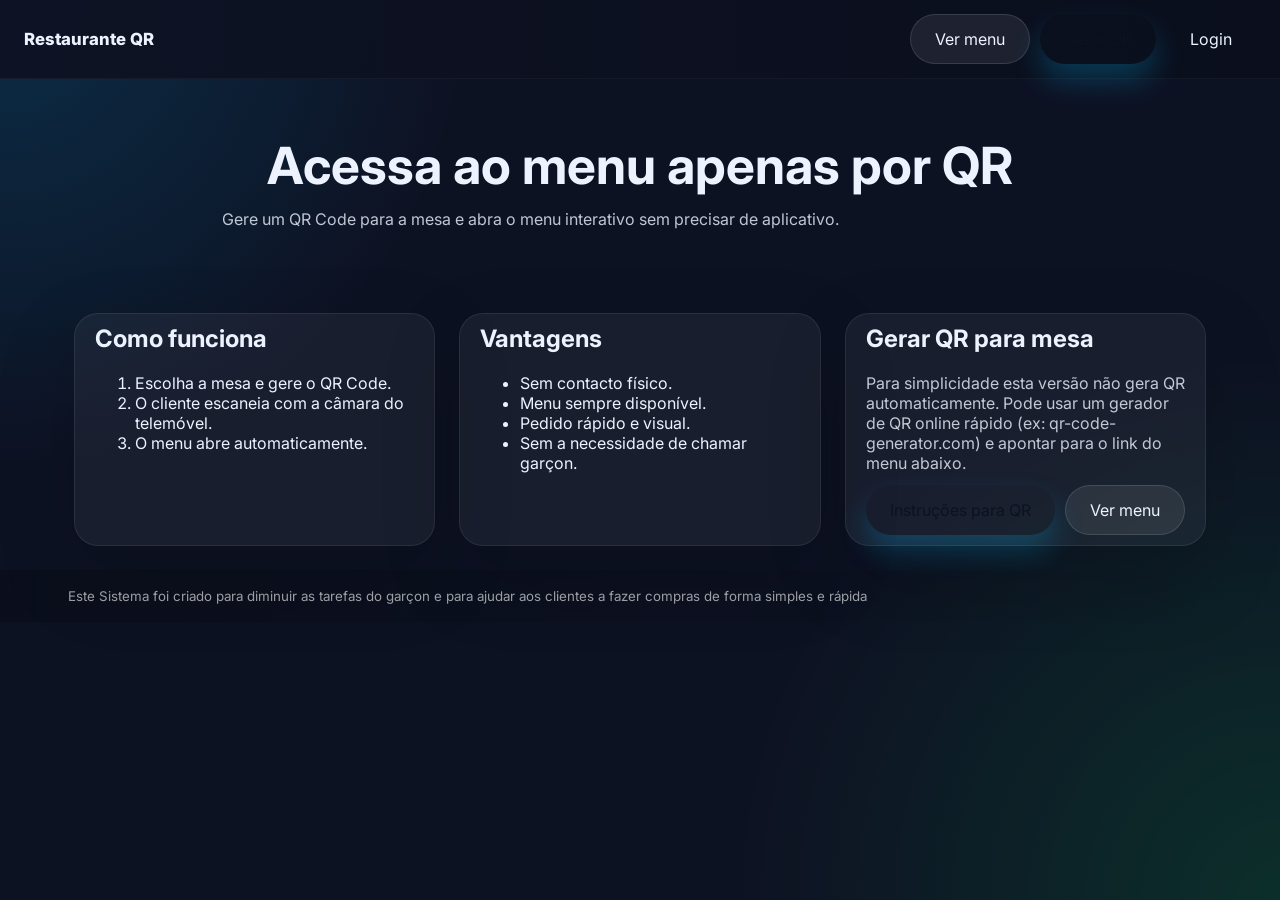
<file: index.html>
<!DOCTYPE html>
<html lang="pt">
<head>
    <meta charset="UTF-8">
    <meta name="viewport" content="width=device-width, initial-scale=1.0">
    <title>Restaurante QR</title>
    <link rel="stylesheet" href="styles.css">
    <link href="https://fonts.googleapis.com/css2?family=Inter:wght@300;400;600;800&display=swap" rel="stylesheet">
</head>
<body>
    <nav class="top-nav">
        <a class="brand-link" href="index.html">Restaurante QR</a>
        <div class="nav-actions">
            <a class="button button-secondary" href="menu.html">Ver menu</a>
            <a class="button button-primary" href="qr.html">Gerar QR</a>
            <a class="button button" href="login.html">Login</a>
        </div>
    </nav>
    <header class="hero">
        <div class="hero-content">
            <h1>Acessa ao menu apenas por QR</h1>
            <p>Gere um QR Code para a mesa e abra o menu interativo sem precisar de aplicativo.</p>

        </div>
    </header>

    <main class="page-grid">
        <section class="card">
            <h2>Como funciona</h2>
            <ol>
                <li>Escolha a mesa e gere o QR Code.</li>
                <li>O cliente escaneia com a câmara do telemóvel.</li>
                <li>O menu abre automaticamente.</li>
            </ol>
        </section>

        <section class="card">
            <h2>Vantagens</h2>
            <ul>
                <li>Sem contacto físico.</li>
                <li>Menu sempre disponível.</li>
                <li>Pedido rápido e visual.</li>
                <li>Sem a necessidade de chamar garçon.</li>
            </ul>
        </section>

        <section class="card">
            <h2>Gerar QR para mesa</h2>
            <p>Para simplicidade esta versão não gera QR automaticamente. Pode usar um gerador de QR online rápido (ex: <a href="https://www.qr-code-generator.com/" target="_blank">qr-code-generator.com</a>) e apontar para o link do menu abaixo.</p>
            <div style="margin-top:12px;display:flex;gap:10px;flex-wrap:wrap;">
                <a class="button button-primary" href="qr.html">Instruções para QR</a>
                <a class="button button-secondary" href="menu.html">Ver menu</a>
            </div>
        </section>

    </main>
</main>

    <footer class="site-footer">
        <div class="page-grid" style="padding:18px;">
            <small>Este Sistema foi criado para diminuir as tarefas do garçon e para ajudar aos clientes a fazer compras de forma simples e rápida </small>
        </div>
    </footer>

    <script src="app.js" defer></script>

</body>
</html>
</file>
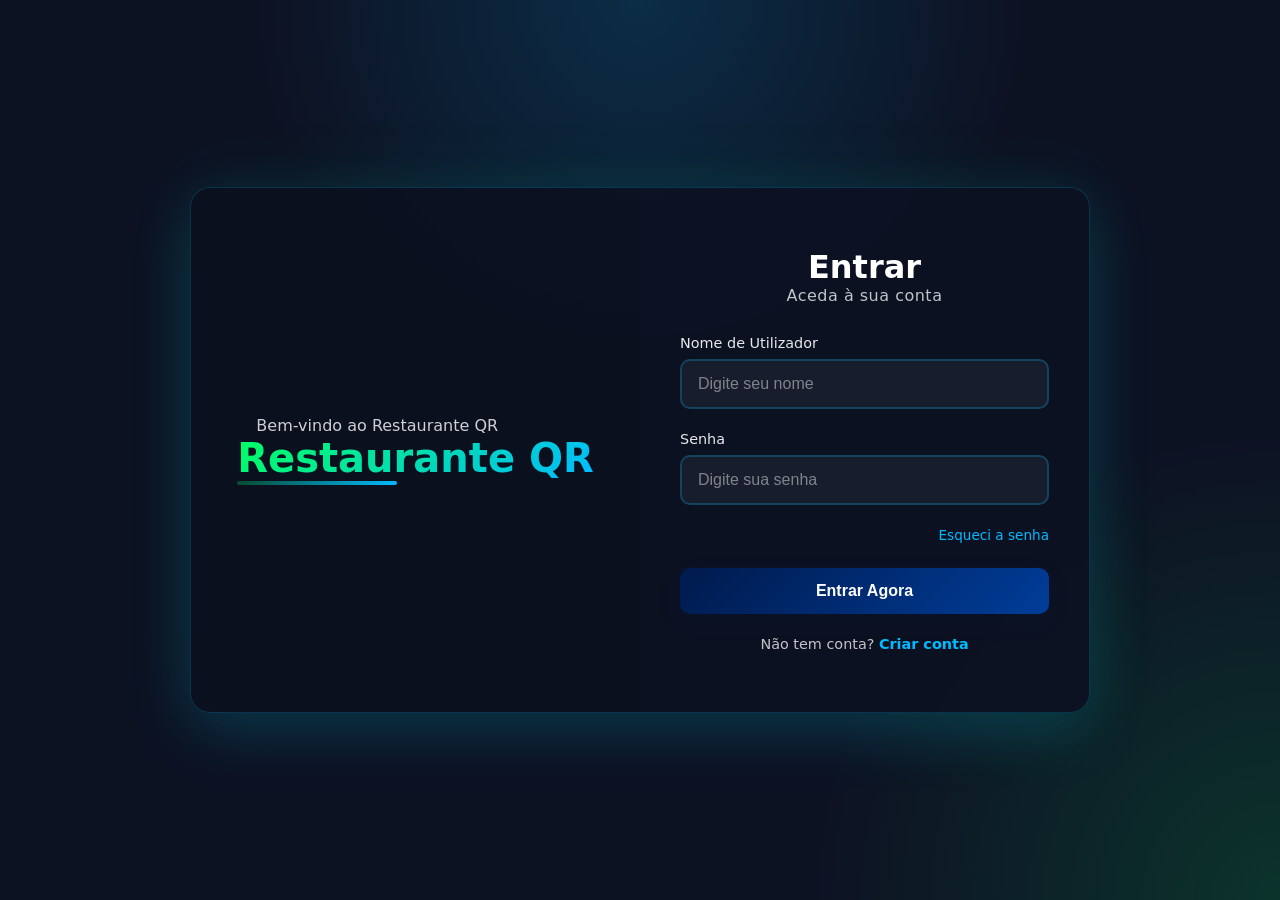
<file: login.html>
﻿<!DOCTYPE html>
<html lang="pt">
<head>
    <meta charset="UTF-8">
    <meta name="viewport" content="width=device-width, initial-scale=1.0">
    <title>Login Restaurante</title>
    <style>
        * {
            padding: 0;
            margin: 0;
            box-sizing: border-box;
        }

        body {
            min-height: 100vh;
            display: flex;
            justify-content: center;
            align-items: center;
            background: radial-gradient(circle at top, rgba(0, 187, 255, 0.16), transparent 35%),
                        radial-gradient(circle at bottom right, rgba(0, 255, 98, 0.14), transparent 30%),
                        #0d1223;
            color: #fff;
            font-family: system-ui, sans-serif;
        }

        .login-card {
            width: min(100%, 900px);
            display: grid;
            grid-template-columns: 1fr 1fr;
            border-radius: 20px;
            overflow: hidden;
            background: rgba(13, 18, 35, 0.88);
            border: 1px solid rgba(0, 188, 255, 0.2);
            box-shadow: 0 20px 60px rgba(0, 188, 255, 0.16), 0 0 80px rgba(0, 255, 98, 0.08);
        }

        .login-panel,
        .login-form-wrapper {
            padding: 60px 40px;
        }

        .login-panel {
            display: flex;
            flex-direction: column;
            justify-content: center;
            align-items: center;
            gap: 20px;
            background: rgba(0, 0, 0, 0.08);
        }

        .login-title {
            font-size: 2.5rem;
            font-weight: 700;
            background: linear-gradient(135deg, #00ff62, #00bbff);
            background-clip: text;
            -webkit-background-clip: text;
            color: transparent;
        }

        .login-subtitle {
            color: rgba(255, 255, 255, 0.8);
            text-align: center;
            max-width: 280px;
        }

        .decorative-line {
            width: 160px;
            height: 4px;
            border-radius: 2px;
            background: linear-gradient(135deg, #00ff623d, #00bbff);
        }

        .form-header {
            margin-bottom: 30px;
            text-align: center;
        }

        .form-header h2 {
            font-size: 2rem;
            font-weight: 700;
        }

        .form-header p {
            color: rgba(255, 255, 255, 0.75);
            letter-spacing: 0.5px;
        }

        .input-group {
            margin-bottom: 22px;
        }

        .input-group label {
            display: block;
            margin-bottom: 8px;
            font-size: 0.9rem;
            color: rgba(255, 255, 255, 0.9);
        }

        .input-wrapper {
            position: relative;
        }

        .input-wrapper input {
            width: 100%;
            padding: 14px 16px;
            border-radius: 10px;
            border: 2px solid rgba(0, 188, 255, 0.24);
            background: rgba(255, 255, 255, 0.05);
            color: #fff;
            font-size: 1rem;
            transition: border-color 0.25s ease, background 0.25s ease;
        }

        .input-wrapper input::placeholder {
            color: rgba(255, 255, 255, 0.45);
        }

        .input-wrapper input:focus {
            outline: none;
            border-color: #00bbff;
            background: rgba(255, 255, 255, 0.1);
        }

        .form-options {
            display: flex;
            justify-content: flex-end;
            margin-bottom: 25px;
        }

        .forgot-password {
            color: #00bbff;
            text-decoration: none;
            font-size: 0.85rem;
        }

        .login-btn {
            width: 100%;
            padding: 14px 20px;
            border: none;
            border-radius: 10px;
            color: white;
            background: linear-gradient(135deg, #001a4d, #003d99);
            cursor: pointer;
            font-size: 1rem;
            font-weight: 600;
            box-shadow: 0 8px 20px rgba(0, 24, 53, 0.2);
            transition: transform 0.2s ease, background 0.2s ease;
        }

        .login-btn:hover {
            transform: translateY(-2px);
            background: linear-gradient(135deg, #003d99, #0057cc);
        }

        .form-footer {
            text-align: center;
            margin-top: 22px;
            color: rgba(255, 255, 255, 0.75);
            font-size: 0.9rem;
        }

        .form-footer a {
            color: #00bbff;
            text-decoration: none;
            font-weight: 600;
        }

        @media (max-width: 900px) {
            .login-card {
                grid-template-columns: 1fr;
            }
            .login-panel,
            .login-form-wrapper {
                padding: 40px 30px;
            }
        }

        @media (max-width: 600px) {
            .login-card {
                border-radius: 15px;
            }
            .login-title {
                font-size: 2rem;
            }
            .form-header h2 {
                font-size: 1.6rem;
            }
        }
    </style>
</head>
<body class="login-page">

    <div class="login-card">
    <div class="login-panel">
    <div class="panel-content">
        <a href="index.html" style="text-decoration: none;">        <p class="login-subtitle">Bem-vindo ao Restaurante QR</p>
<h1 class="login-title">Restaurante QR</h1></a>
        <div class="decorative-line"></div>
    </div>
    </div>


    <div class="login-form-wrapper">
        <form action="index.html" method="POST">
    <div class="form-header">
        <h2>Entrar</h2>
        <p>Aceda à sua conta</p>
    </div>
    <div class="input-group">
        <label for="username">Nome de Utilizador</label>
    <div class="input-wrapper">
        <input type="text" id="username" name="username" placeholder="Digite seu nome" required>
    </div>
    </div>            
    
    
    <div class="input-group">
    <label for="password">Senha</label>
    <div class="input-wrapper">
    <input type="password" id="password" name="password" placeholder="Digite sua senha" required>
    </div>
    </div>


    <div class="form-options">
        <a href="#" class="forgot-password">Esqueci a senha</a>
    </div>
        <button type="submit" class="login-btn">Entrar Agora</button>
    <div class="form-footer">
        <p>Não tem conta? <a href="#register">Criar conta</a></p>
    </div>
    </form>
        </div>
    </div>

</body>
</html>
</file>
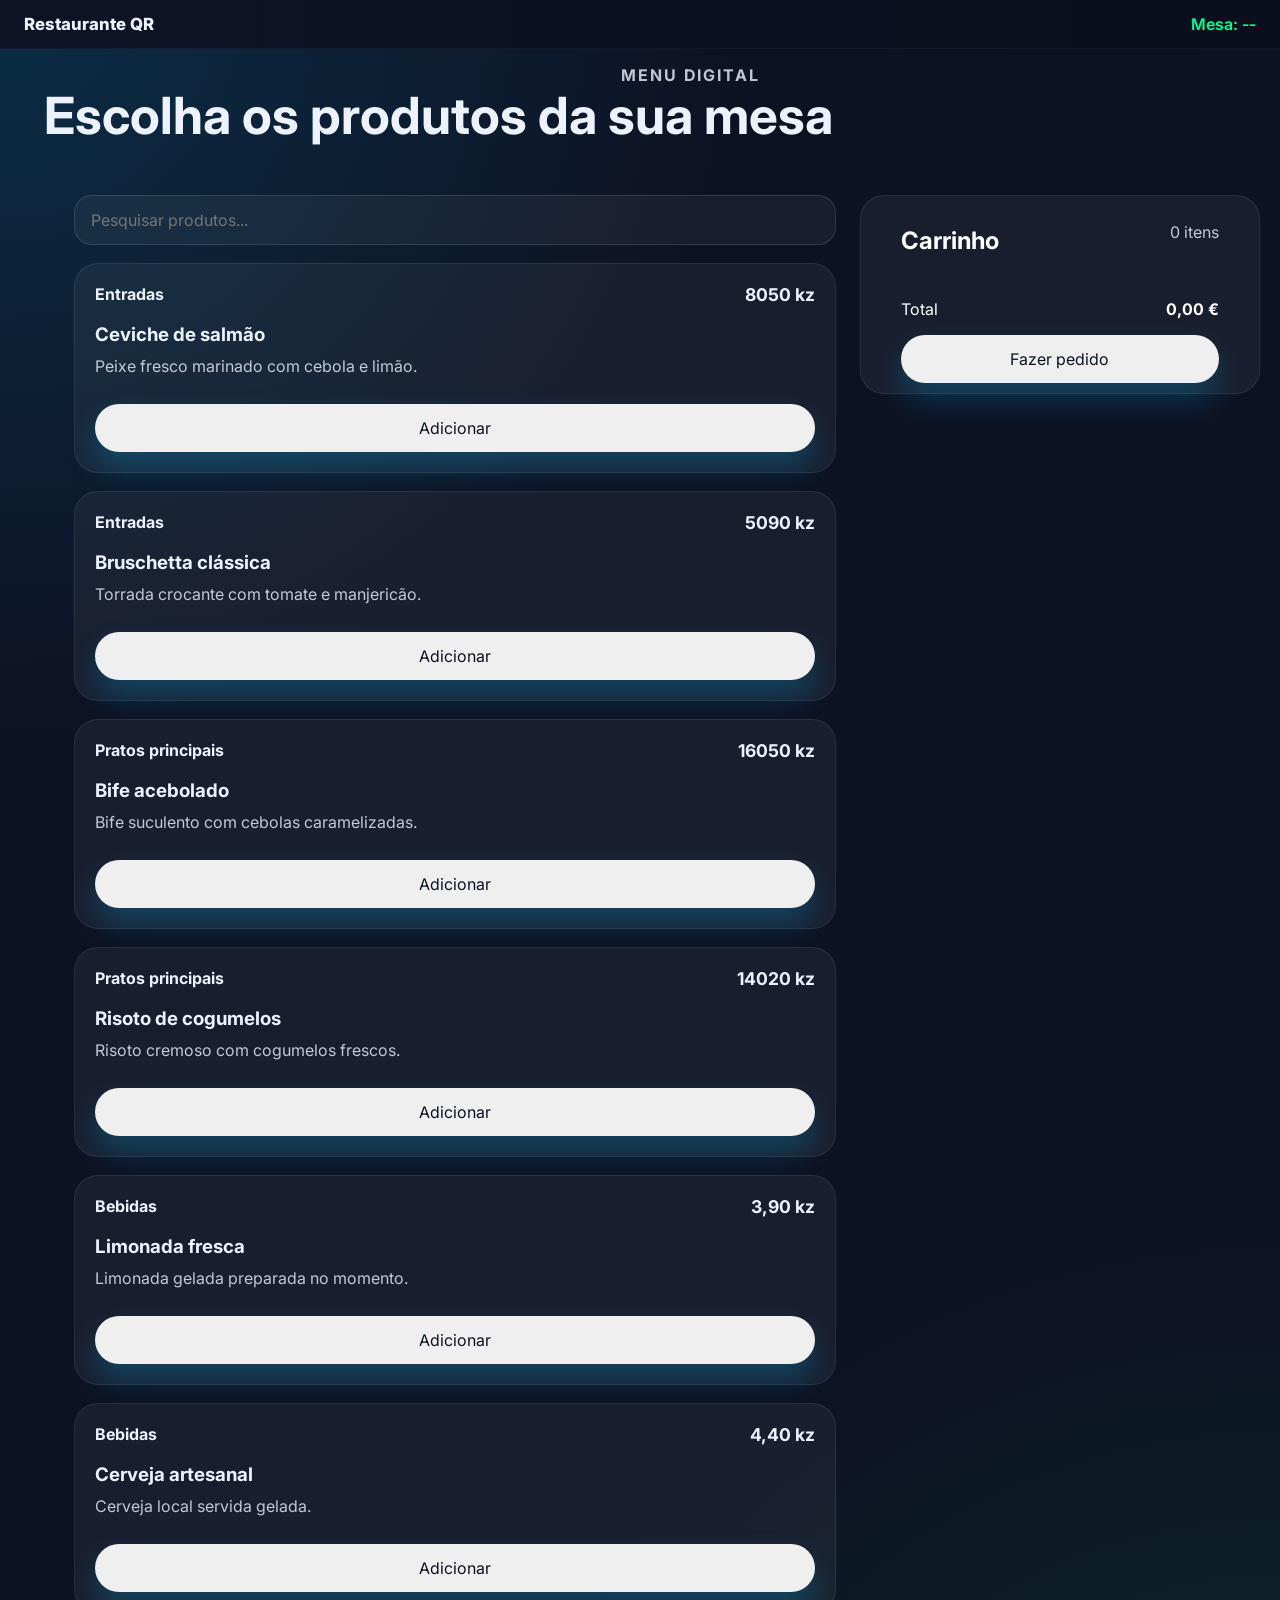
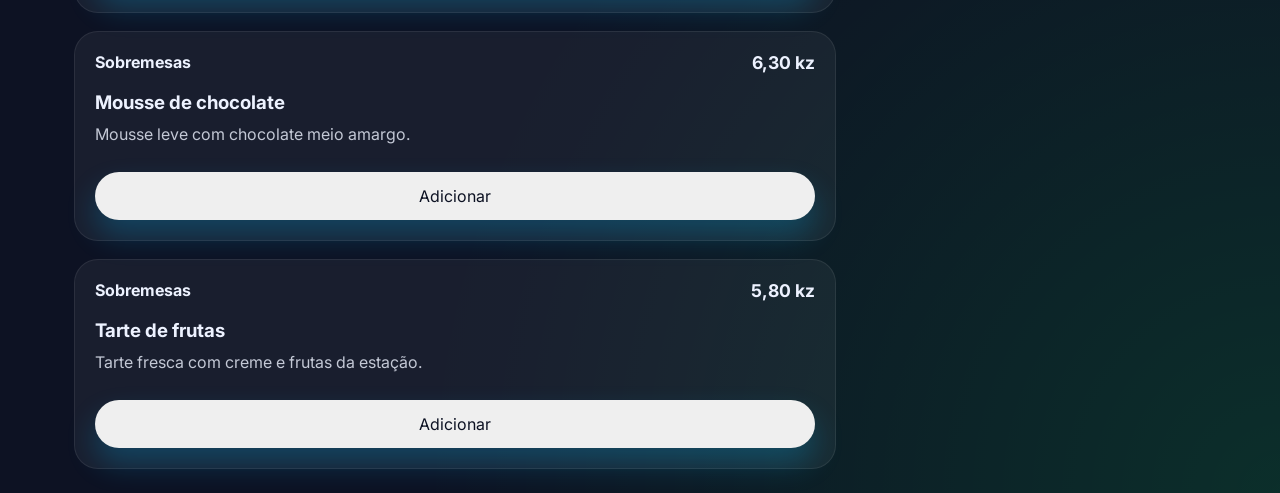
<file: menu.html>
<!DOCTYPE html>
<html lang="pt">
<head>
    <meta charset="UTF-8">
    <meta name="viewport" content="width=device-width, initial-scale=1.0">
    <meta name="theme-color" content="#0d1223">
    <title>Menu Digital</title>
    <link rel="stylesheet" href="styles.css">
    <link href="https://fonts.googleapis.com/css2?family=Inter:wght@300;400;600;800&display=swap" rel="stylesheet">
</head>
<body>
    <nav class="top-nav">
        <a class="brand-link" href="index.html">Restaurante QR</a>
        <div id="table-badge" style="color: #00ff94; font-weight: 600;">--</div>
    </nav>
    <header class="menu-header">
        <div>
            <p class="small-text">Menu digital</p>
            <h1 class="menutitle">Escolha os produtos da sua mesa</h1>
        </div>
    </header>

    <main class="menu-layout">
        <section class="menu-catalogue">
            <div class="search-bar">
                <input type="search" placeholder="Pesquisar produtos" disabled>
            </div>
            <div class="product-grid">

                <article class="product-card">                    
                <div class="product-meta">
                    <span>Entradas</span><strong>8050 kz</strong>
                </div>
                    <h3>Ceviche de salmão</h3>
                    <p>Peixe fresco marinado com cebola e limão.</p>
                </article>

                <article class="product-card" >                    
                    <div class="product-meta"><span>Entradas</span><strong>5090 kz</strong></div>
                    <h3>Bruschetta clássica</h3>
                    <p>Torrada crocante com tomate e manjericão.</p>
                </article>


                <article class="product-card" >                    
                    <div class="product-meta"><span>Pratos principais</span><strong>16050 kz</strong></div>
                    <h3>Bife acebolado</h3>
                    <p>Bife suculento com cebolas caramelizadas.</p>
                </article>


                <article class="product-card">                    
                    <div class="product-meta"><span>Pratos principais</span><strong>14020 kz</strong></div>
                    <h3>Risoto de cogumelos</h3>
                    <p>Risoto cremoso com cogumelos frescos.</p>
                </article>


                <article class="product-card">
                    <div class="product-meta"><span>Bebidas</span><strong>3,90 kz</strong></div>
                    <h3>Limonada fresca</h3>
                    <p>Limonada gelada preparada no momento.</p>
                </article>


                <article class="product-card">                    
                    <div class="product-meta"><span>Bebidas</span><strong>4,40 kz</strong></div>
                    <h3>Cerveja artesanal</h3>
                    <p>Cerveja local servida gelada.</p>
                </article>


                <article class="product-card">                    
                    <div class="product-meta"><span>Sobremesas</span><strong>6,30 kz</strong></div>
                    <h3>Mousse de chocolate</h3>
                    <p>Mousse leve com chocolate meio amargo.</p>
                </article>


                <article class="product-card">
                    <div class="product-meta"><span>Sobremesas</span><strong>5,80 kz</strong></div>
                    <h3>Tarte de frutas</h3>
                    <p>Tarte fresca com creme e frutas da estação.</p>
                           
                </article>
            </div>
        </section>

        <aside class="cart-panel">
            <div class="cart-header">
                <h2>Carrinho</h2>
                <p id="cart-count">0 itens</p>
            </div>
            <div class="cart-list" id="cart-list">
            </div>
            <div class="cart-summary" id="cart-summary">
                <div><span>Total</span><strong id="cart-total">0,00 kz</strong></div>
                <button id="checkout-btn" class="button button-primary">Fazer pedido</button>
            </div>
        </aside>
    </main>
    <script src="app.js" defer></script>
</body>
</html>
</file>
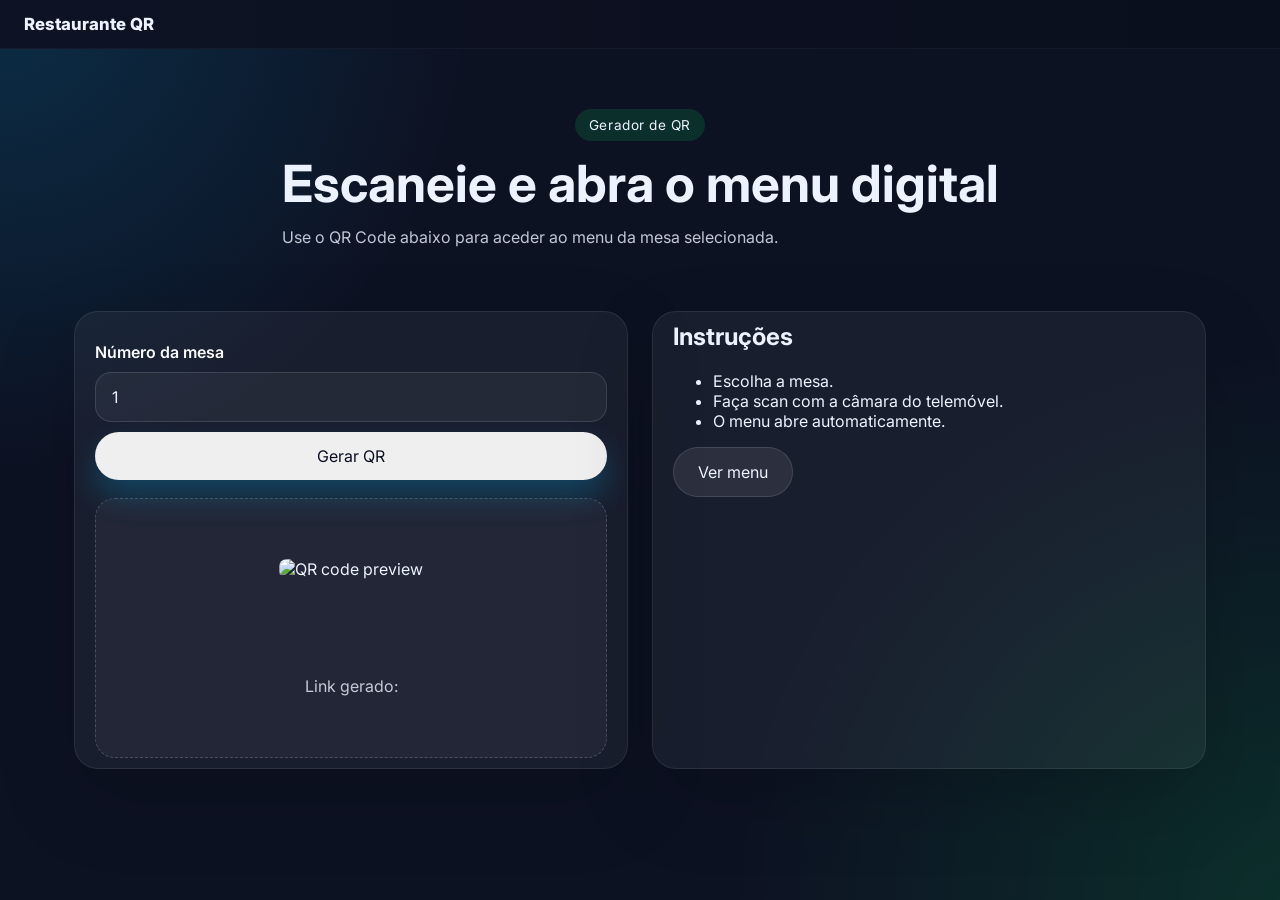
<file: qr.html>
<!DOCTYPE html>
<html lang="pt">
<head>
    <meta charset="UTF-8">
    <meta name="viewport" content="width=device-width, initial-scale=1.0">
    <meta name="theme-color" content="#0d1223">
    <title>QR Code</title>
    <link rel="stylesheet" href="styles.css">
    <link href="https://fonts.googleapis.com/css2?family=Inter:wght@300;400;600;800&display=swap" rel="stylesheet">
</head>
<body>
    <nav class="top-nav">
        <a class="brand-link" href="index.html">Restaurante QR</a>
    </nav>
    <header class="hero small-hero">
        <div class="hero-content">
            <span class="eyebrow">Gerador de QR</span>
            <h1>Escaneie e abra o menu digital</h1>
            <p>Use o QR Code abaixo para aceder ao menu da mesa selecionada.</p>
        </div>
    </header>

    <main class="page-grid">
        <section class="card qr-card">
            <form id="qr-form" class="form-card">
                <label for="table-number-qr">Número da mesa</label>
                <input type="number" id="table-number-qr" name="table" min="1" max="50" value="1" required>
                <button type="submit" class="button button-primary">Gerar QR</button>
            </form>

            <div class="qr-display">
                <img id="qr-img" alt="QR code preview" style="max-width:260px;border-radius:8px;" />
                <p>Link gerado: <a id="qr-link" href="#" target="_blank"></a></p>
            </div>
        </section>

        <section class="card">
            <h2>Instruções</h2>
            <ul>
                <li>Escolha a mesa.</li>
                <li>Faça scan com a câmara do telemóvel.</li>
                <li>O menu abre automaticamente.</li>
            </ul>
            <a class="button button-secondary" href="menu.html">Ver menu</a>
        </section>
    </main>

    <script src="app.js" defer></script>
</body>
</html>
</file>
<file: styles.css>
* {
    box-sizing: border-box;
}

body {
    margin: 0;
    font-family: Inter, system-ui, sans-serif;
    background: radial-gradient(circle at top left, rgba(0, 188, 255, 0.16), transparent 30%),
                radial-gradient(circle at bottom right, rgba(0, 255, 98, 0.12), transparent 35%),
                #0d1223;
    color: #edf2ff;
    min-height: 100vh;
}

a {
    color: inherit;
    text-decoration: none;
}

button,
input,
select {
    font: inherit;
}

.hero {
    padding: 60px 24px;
    text-align: center;
}

.hero.small-hero {
    padding-bottom: 40px;
}

.hero-content {
    max-width: 980px;
    margin: 0 auto;
}

.eyebrow {
    display: inline-flex;
    margin-bottom: 16px;
    padding: 8px 14px;
    border-radius: 999px;
    background: rgba(0, 255, 98, 0.12);
    font-size: 0.85rem;
    letter-spacing: 0.04em;
}

h1 {
    margin: 0;
    font-size: clamp(2.4rem, 4vw, 3.8rem);
    line-height: 1.05;
}

p {
    margin: 16px 0 0;
    color: rgba(237, 242, 255, 0.8);
    max-width: 760px;
}

.page-grid {
    max-width: 1180px;
    margin: 0 auto;
    padding: 24px;
    display: grid;
    gap: 24px;
    grid-template-columns: repeat(auto-fit, minmax(280px, 1fr));
}

.card {
    padding: 10px 20px;
    border-radius: 24px;
    background: rgba(255, 255, 255, 0.05);
    border: 1px solid rgba(255, 255, 255, 0.08);
    box-shadow: 0 30px 80px rgba(0, 0, 0, 0.18);
}

.card h2 {
    margin-top: 0;
}

.button {
    display: inline-flex;
    align-items: center;
    justify-content: center;
    border: none;
    border-radius: 999px;
    padding: 14px 24px;
    cursor: pointer;
    transition: transform 0.2s ease, background 0.2s ease, box-shadow 0.2s ease;
}

.button:hover {
    transform: translateY(-2px);
}

.button-primary {
    background: linear-gradient(135deg, #00bbff);
    color: #0d1223;
    box-shadow: 0 16px 30px rgba(0, 187, 255, 0.24);
}

.button-secondary {
    background: rgba(255, 255, 255, 0.08);
    color: #edf2ff;
    border: 1px solid rgba(255, 255, 255, 0.12);
}

.form-card {
    gap: 10px;
    display: grid;
    margin-top: 20px;
}

label {
    display: block;
    font-weight: 600;
    color: #f8fafc;
}

input[type="number"],
input[type="text"] {
    width: 100%;
    padding: 14px 16px;
    border-radius: 16px;
    border: 1px solid rgba(255, 255, 255, 0.12);
    background: rgba(255, 255, 255, 0.05);
    color: #edf2ff;
}

input[type="number"]::placeholder,
input[type="text"]::placeholder {
    color: rgba(237, 242, 255, 0.45);
}
.qr-preview,
.qr-display {
    margin-top: 18px;
    min-height: 260px;
    border-radius: 20px;
    border: 1px dashed rgba(255, 255, 255, 0.18);
    display: grid;
    place-items: center;
    padding: 20px;
    background: rgba(255, 255, 255, 0.04);
}

.menu-header,
.cart-header {
    display: flex;
    justify-content: space-between;
    align-items: flex-start;
    gap: 16px;
    margin-bottom: 24px;
}
.menutitle{
    display: flex;
    justify-content: space-between;
    align-items: center;
    padding: 4px 44px;
    gap: 12px;

}
.menu-header .small-text {
    text-align: center;
    text-align: right;
    font-weight: 700;
    text-transform: uppercase;
    letter-spacing: 0.12em;
}

.menu-layout {
    max-width: 1180px;
    margin: 0 auto;
    padding: 24px;
    display: grid;
    gap: 24px;
    grid-template-columns: minmax(0, 2.2fr) minmax(320px, 1fr);
}

.search-bar input {
    width: 100%;
    padding: 14px 16px;
    border-radius: 18px;
    border: 1px solid rgba(255, 255, 255, 0.12);
    background: rgba(255, 255, 255, 0.05);
    color: #edf2ff;
    margin-bottom: 18px;
}

.product-grid {
    display: grid;
    gap: 18px;
}

.product-card {
    padding: 20px;
    border-radius: 24px;
    background: rgba(255, 255, 255, 0.05);
    border: 1px solid rgba(255, 255, 255, 0.08);
}

.product-card h3 {
    margin: 0 0 10px;
}

.product-card p {
    margin: 0 0 16px;
    color: rgba(237, 242, 255, 0.8);
}

.product-meta {
    display: flex;
    align-items: center;
    justify-content: space-between;
    gap: 12px;
    margin-bottom: 18px;
}

.product-meta span {
    background-size: cover;
    font-weight: 700;
}
.product-meta strong {
    font-size: 1.1rem;


}
.product-card button {
    width: 100%;
}

.cart-panel {
    right: 24px;
    padding: 10px 40px;
    border-radius: 24px;
    background: rgba(255, 255, 255, 0.05);
    border: 1px solid rgba(255, 255, 255, 0.08);
    width: 400px;
    color:white;
    height: fit-content;
}

.cart-list {
    display: flex;
    flex-direction: column;
}

.cart-item {
    display: grid;
    gap: 8px;
    padding: 16px;
    border-radius: 18px;
    background: rgba(13, 18, 35, 0.9);
    border: 1px solid rgba(255, 255, 255, 0.08);
}

.cart-item-header {
    display: flex;
    justify-content: space-between;
    gap: 8px;
}

.cart-item button {
    width: 100%;
    margin-top: 8px;
}

.cart-summary {
    display: grid;
    gap: 16px;
}

.cart-summary > div {
    display: flex;
    justify-content: space-between;
    align-items: center;
    gap: 16px;
}

.order-message {
    min-height: 48px;
    padding: 16px;
    border-radius: 18px;
    background: rgba(0, 255, 98, 0.1);
    color: #d9ffe0;
}

.login-page {
    display: grid;
    place-items: center;
    min-height: 100vh;
    padding: 24px;
}

.login-card {
    width: min(100%, 920px);
    display: grid;
    grid-template-columns: 1fr 1fr;
    border-radius: 24px;
    overflow: hidden;
    background: rgba(13, 18, 35, 0.96);
    border: 1px solid rgba(255, 255, 255, 0.08);
    box-shadow: 0 40px 100px rgba(0, 0, 0, 0.25);
}

.login-panel,
.login-form-wrapper {
    padding: 48px;
}

.brand-link {
    text-decoration: none;
}

.login-panel {
    display: flex;
    flex-direction: column;
    justify-content: center;
    align-items: center;
    gap: 24px;
    background: rgba(0, 0, 0, 0.1);
}

.login-title {
    margin: 0;
    font-size: clamp(2.2rem, 4vw, 3rem);
    font-weight: 800;
    background: linear-gradient(135deg, #00bbff);
    background-clip: text;
    -webkit-background-clip: text;
    color: transparent;
}

.login-subtitle {
    margin: 0;
    color: rgba(237, 242, 255, 0.78);
    text-align: center;
}

.login-form-wrapper {
    display: grid;
    gap: 18px;
}

.form-header h2 {
    margin: 0 0 10px;
    font-size: 2rem;
}

.form-footer {
    color: rgba(237, 242, 255, 0.75);
}

.form-footer a {
    color: #00bbff;
}

@media (max-width: 900px) {
    .menu-layout,
    .login-card {
        grid-template-columns: 1fr;
    }
    .login-card {
        width: min(100%, 100%);
    }
}

@media (max-width: 600px) {
    .hero,
    .page-grid,
    .menu-layout {
        padding: 18px;
    }
    .button {
        width: 100%;
    }
}

.top-nav {
    display: flex;
    justify-content: space-between;
    align-items: center;
    padding: 14px 24px;
    gap: 12px;
    background: linear-gradient(90deg, rgba(13,18,35,0.95), rgba(10,14,28,0.9));
    border-bottom: 1px solid rgba(255,255,255,0.04);
}
.brand-link {
    font-weight: 800;
    font-size: 1.05rem;
    text-decoration: none;
}
.nav-actions { display:flex; gap:10px; }

.site-footer { background: linear-gradient(90deg, rgba(0,0,0,0.2), transparent); color: rgba(255,255,255,0.6); }

.add-to-cart { margin-top: 12px; }

@media (max-width: 600px) {
    .top-nav { padding: 12px; }
    .nav-actions { flex-direction: column; width: 100%; }
}
</file>
